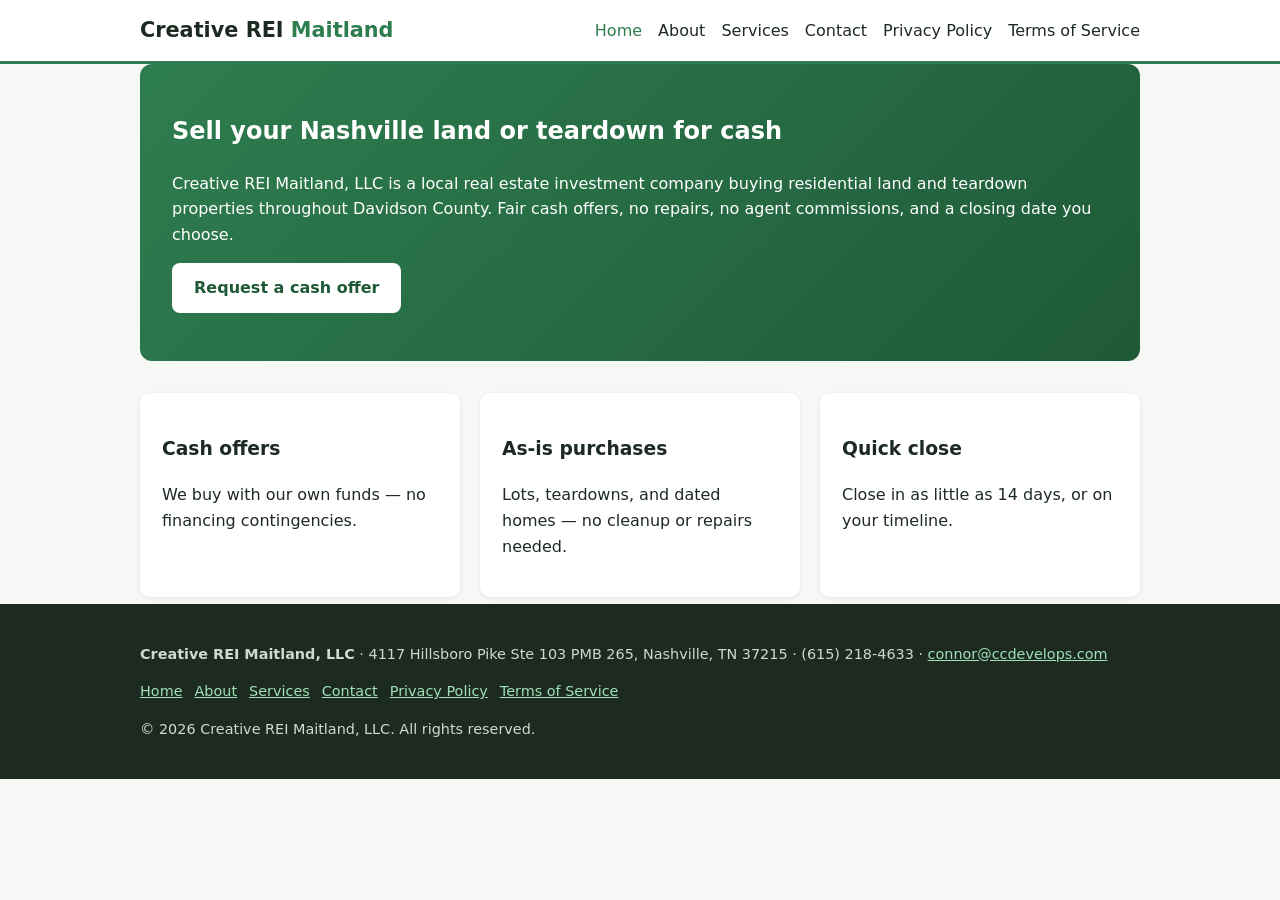
<file: index.html>
<!DOCTYPE html><html lang="en"><head><meta charset="utf-8"><meta name="viewport" content="width=device-width,initial-scale=1"><title>Home | Creative REI Maitland, LLC</title><meta name="description" content="Creative REI Maitland, LLC buys land and teardown homes for cash in Nashville and Davidson County, TN."><link rel="stylesheet" href="styles.css"></head><body>
<header><div class="wrap hdr"><a class="logo" href="index.html">Creative REI <span>Maitland</span></a><nav><a href="index.html" class="active">Home</a><a href="about.html">About</a><a href="services.html">Services</a><a href="contact.html">Contact</a><a href="privacy.html">Privacy Policy</a><a href="terms.html">Terms of Service</a></nav></div></header>
<main class="wrap"><section class="hero"><h1>Sell your Nashville land or teardown for cash</h1><p>Creative REI Maitland, LLC is a local real estate investment company buying residential land and teardown properties throughout Davidson County. Fair cash offers, no repairs, no agent commissions, and a closing date you choose.</p><a class="btn" href="contact.html">Request a cash offer</a></section>
<section class="grid"><div class="card"><h3>Cash offers</h3><p>We buy with our own funds — no financing contingencies.</p></div><div class="card"><h3>As-is purchases</h3><p>Lots, teardowns, and dated homes — no cleanup or repairs needed.</p></div><div class="card"><h3>Quick close</h3><p>Close in as little as 14 days, or on your timeline.</p></div></section></main>
<footer><div class="wrap"><p><strong>Creative REI Maitland, LLC</strong> &middot; 4117 Hillsboro Pike Ste 103 PMB 265, Nashville, TN 37215 &middot; (615) 218-4633 &middot; <a href="mailto:connor@ccdevelops.com">connor@ccdevelops.com</a></p><p><a href="index.html">Home</a><a href="about.html">About</a><a href="services.html">Services</a><a href="contact.html">Contact</a><a href="privacy.html">Privacy Policy</a><a href="terms.html">Terms of Service</a></p><p>&copy; 2026 Creative REI Maitland, LLC. All rights reserved.</p></div></footer></body></html>
</file>
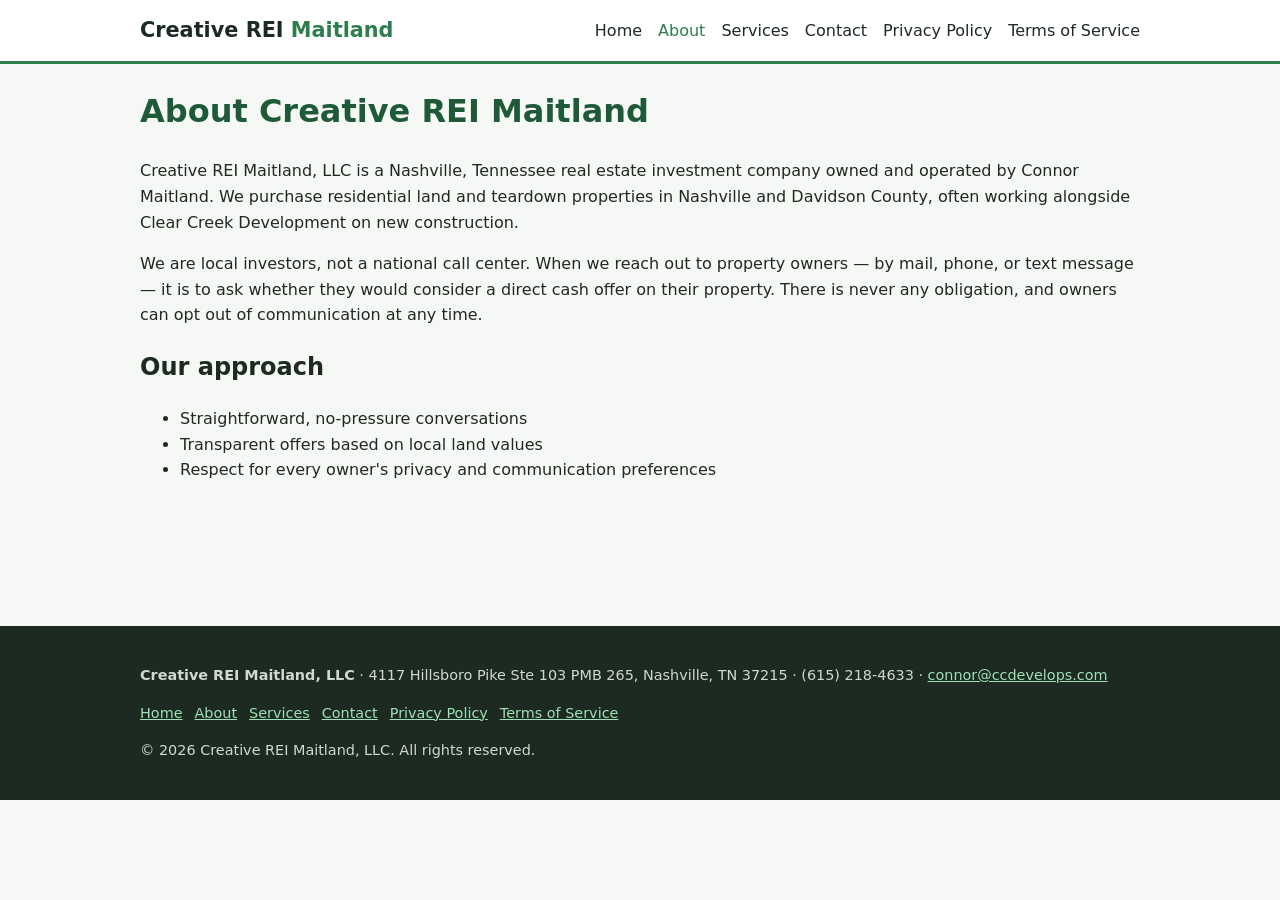
<file: about.html>
<!DOCTYPE html><html lang="en"><head><meta charset="utf-8"><meta name="viewport" content="width=device-width,initial-scale=1"><title>About | Creative REI Maitland, LLC</title><meta name="description" content="Creative REI Maitland, LLC buys land and teardown homes for cash in Nashville and Davidson County, TN."><link rel="stylesheet" href="styles.css"></head><body>
<header><div class="wrap hdr"><a class="logo" href="index.html">Creative REI <span>Maitland</span></a><nav><a href="index.html">Home</a><a href="about.html" class="active">About</a><a href="services.html">Services</a><a href="contact.html">Contact</a><a href="privacy.html">Privacy Policy</a><a href="terms.html">Terms of Service</a></nav></div></header>
<main class="wrap"><h1>About Creative REI Maitland</h1><p>Creative REI Maitland, LLC is a Nashville, Tennessee real estate investment company owned and operated by Connor Maitland. We purchase residential land and teardown properties in Nashville and Davidson County, often working alongside Clear Creek Development on new construction.</p><p>We are local investors, not a national call center. When we reach out to property owners — by mail, phone, or text message — it is to ask whether they would consider a direct cash offer on their property. There is never any obligation, and owners can opt out of communication at any time.</p><h2>Our approach</h2><ul><li>Straightforward, no-pressure conversations</li><li>Transparent offers based on local land values</li><li>Respect for every owner's privacy and communication preferences</li></ul></main>
<footer><div class="wrap"><p><strong>Creative REI Maitland, LLC</strong> &middot; 4117 Hillsboro Pike Ste 103 PMB 265, Nashville, TN 37215 &middot; (615) 218-4633 &middot; <a href="mailto:connor@ccdevelops.com">connor@ccdevelops.com</a></p><p><a href="index.html">Home</a><a href="about.html">About</a><a href="services.html">Services</a><a href="contact.html">Contact</a><a href="privacy.html">Privacy Policy</a><a href="terms.html">Terms of Service</a></p><p>&copy; 2026 Creative REI Maitland, LLC. All rights reserved.</p></div></footer></body></html>
</file>
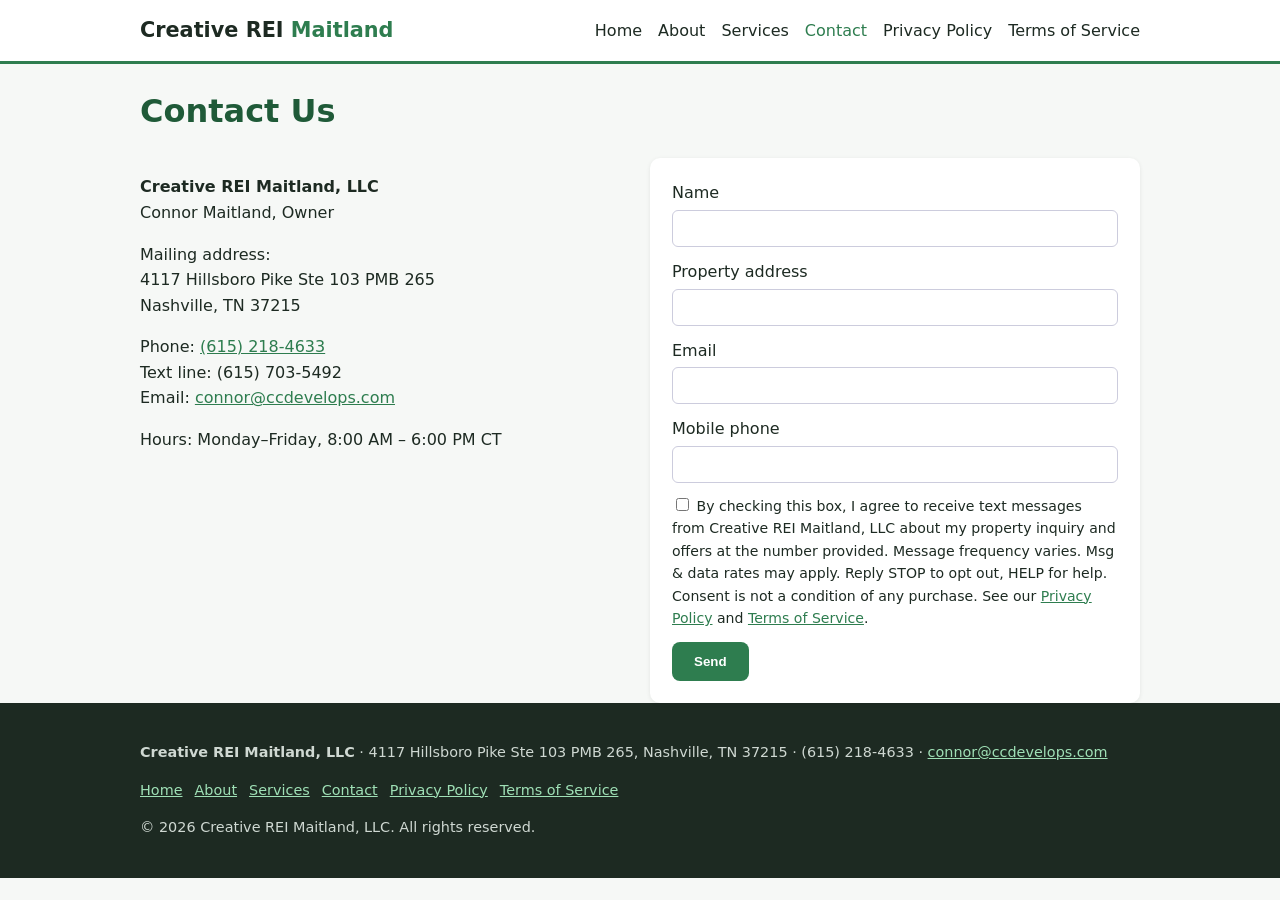
<file: contact.html>
<!DOCTYPE html><html lang="en"><head><meta charset="utf-8"><meta name="viewport" content="width=device-width,initial-scale=1"><title>Contact | Creative REI Maitland, LLC</title><meta name="description" content="Creative REI Maitland, LLC buys land and teardown homes for cash in Nashville and Davidson County, TN."><link rel="stylesheet" href="styles.css"></head><body>
<header><div class="wrap hdr"><a class="logo" href="index.html">Creative REI <span>Maitland</span></a><nav><a href="index.html">Home</a><a href="about.html">About</a><a href="services.html">Services</a><a href="contact.html" class="active">Contact</a><a href="privacy.html">Privacy Policy</a><a href="terms.html">Terms of Service</a></nav></div></header>
<main class="wrap"><h1>Contact Us</h1><div class="grid two"><div><p><strong>Creative REI Maitland, LLC</strong><br>Connor Maitland, Owner</p><p>Mailing address:<br>4117 Hillsboro Pike Ste 103 PMB 265<br>Nashville, TN 37215</p><p>Phone: <a href="tel:+16152184633">(615) 218-4633</a><br>Text line: (615) 703-5492<br>Email: <a href="mailto:connor@ccdevelops.com">connor@ccdevelops.com</a></p><p>Hours: Monday–Friday, 8:00 AM – 6:00 PM CT</p></div>
<form class="card" action="mailto:connor@ccdevelops.com" method="post" enctype="text/plain"><label>Name<input name="name" required></label><label>Property address<input name="property"></label><label>Email<input type="email" name="email"></label><label>Mobile phone<input type="tel" name="phone"></label>
<label class="check"><input type="checkbox" name="sms_consent" value="yes"> By checking this box, I agree to receive text messages from Creative REI Maitland, LLC about my property inquiry and offers at the number provided. Message frequency varies. Msg &amp; data rates may apply. Reply STOP to opt out, HELP for help. Consent is not a condition of any purchase. See our <a href="privacy.html">Privacy Policy</a> and <a href="terms.html">Terms of Service</a>.</label>
<button class="btn" type="submit">Send</button></form></div></main>
<footer><div class="wrap"><p><strong>Creative REI Maitland, LLC</strong> &middot; 4117 Hillsboro Pike Ste 103 PMB 265, Nashville, TN 37215 &middot; (615) 218-4633 &middot; <a href="mailto:connor@ccdevelops.com">connor@ccdevelops.com</a></p><p><a href="index.html">Home</a><a href="about.html">About</a><a href="services.html">Services</a><a href="contact.html">Contact</a><a href="privacy.html">Privacy Policy</a><a href="terms.html">Terms of Service</a></p><p>&copy; 2026 Creative REI Maitland, LLC. All rights reserved.</p></div></footer></body></html>
</file>
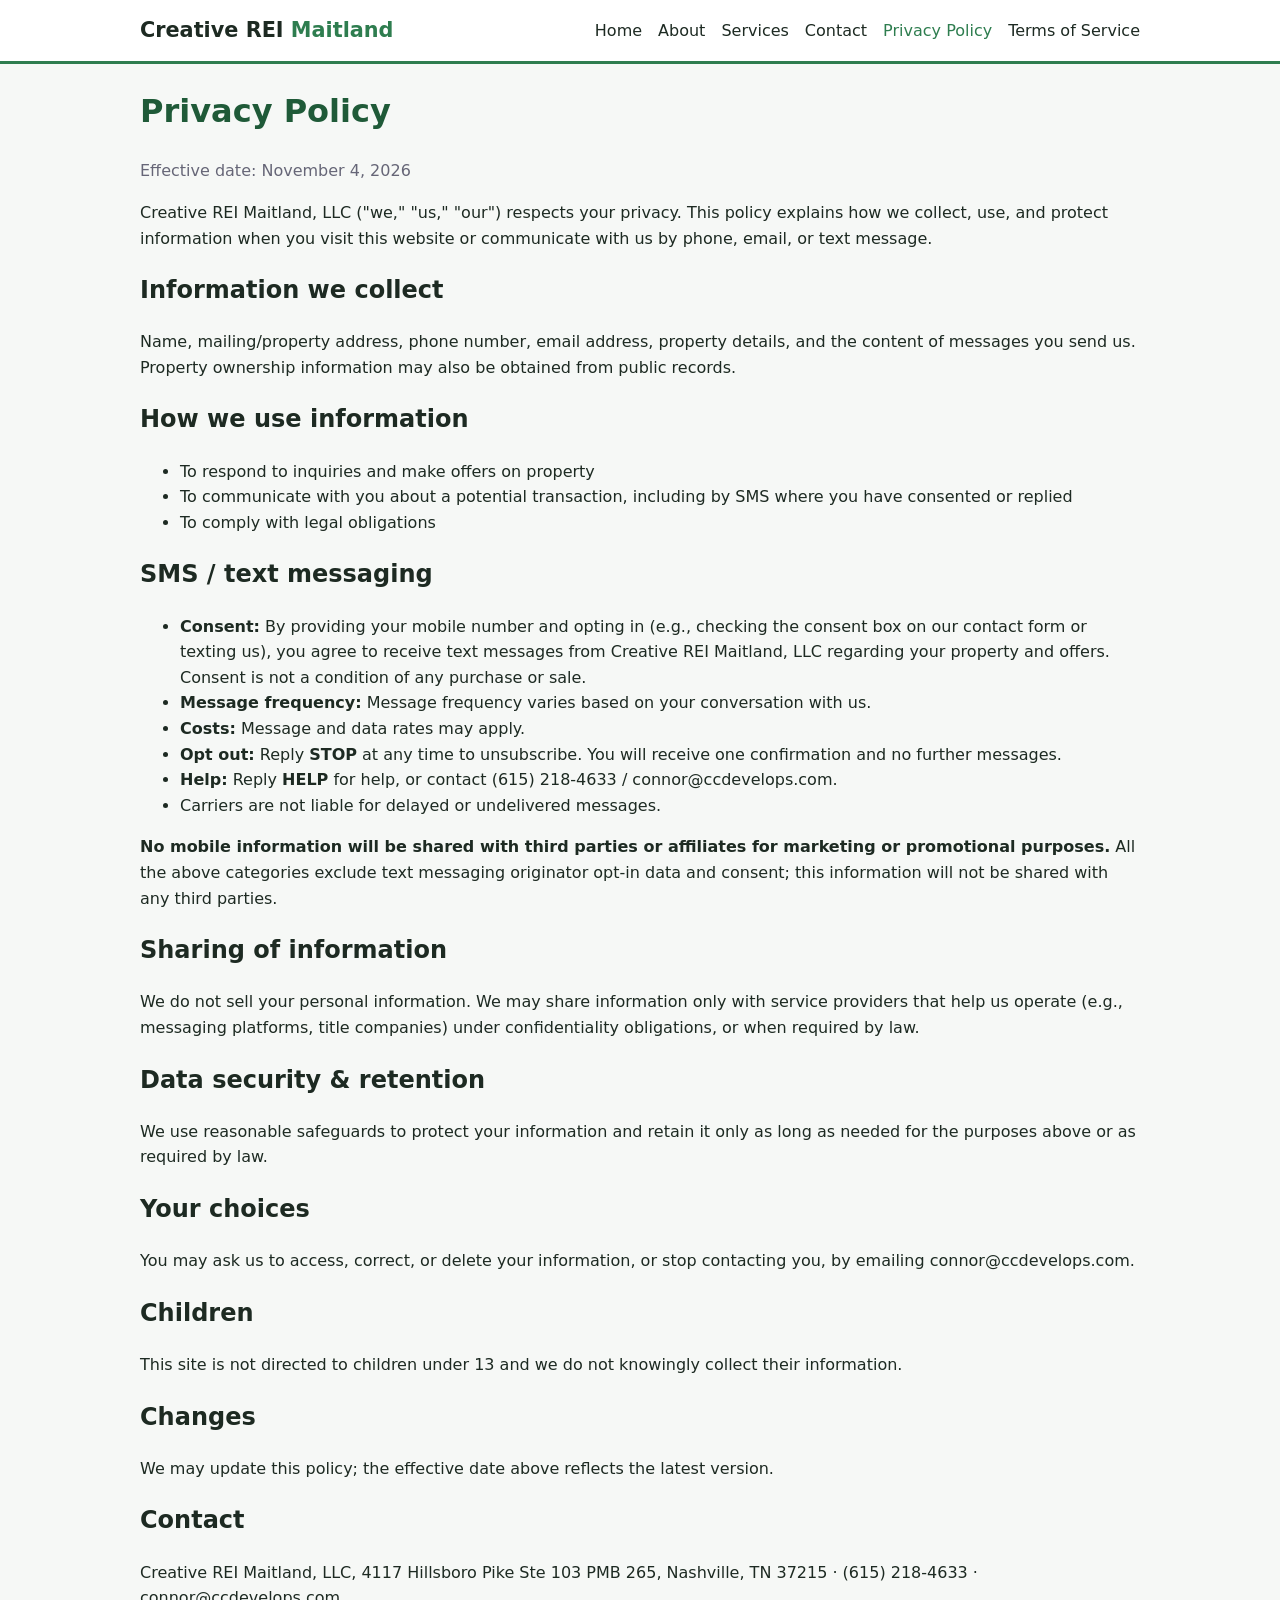
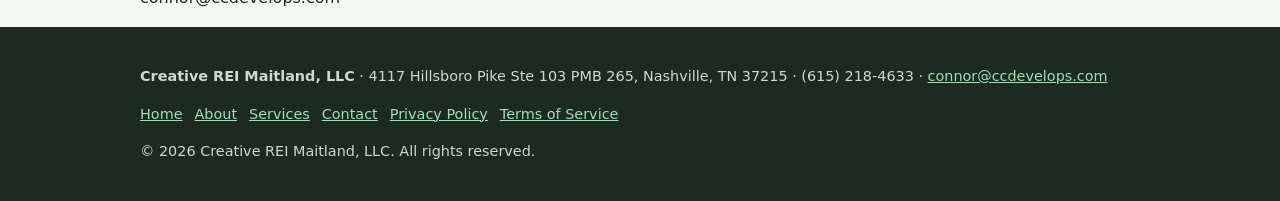
<file: privacy.html>
<!DOCTYPE html><html lang="en"><head><meta charset="utf-8"><meta name="viewport" content="width=device-width,initial-scale=1"><title>Privacy Policy | Creative REI Maitland, LLC</title><meta name="description" content="Creative REI Maitland, LLC buys land and teardown homes for cash in Nashville and Davidson County, TN."><link rel="stylesheet" href="styles.css"></head><body>
<header><div class="wrap hdr"><a class="logo" href="index.html">Creative REI <span>Maitland</span></a><nav><a href="index.html">Home</a><a href="about.html">About</a><a href="services.html">Services</a><a href="contact.html">Contact</a><a href="privacy.html" class="active">Privacy Policy</a><a href="terms.html">Terms of Service</a></nav></div></header>
<main class="wrap"><h1>Privacy Policy</h1><p class="muted">Effective date: November 4, 2026</p><p>Creative REI Maitland, LLC ("we," "us," "our") respects your privacy. This policy explains how we collect, use, and protect information when you visit this website or communicate with us by phone, email, or text message.</p>
<h2>Information we collect</h2><p>Name, mailing/property address, phone number, email address, property details, and the content of messages you send us. Property ownership information may also be obtained from public records.</p>
<h2>How we use information</h2><ul><li>To respond to inquiries and make offers on property</li><li>To communicate with you about a potential transaction, including by SMS where you have consented or replied</li><li>To comply with legal obligations</li></ul>
<h2>SMS / text messaging</h2><ul><li><strong>Consent:</strong> By providing your mobile number and opting in (e.g., checking the consent box on our contact form or texting us), you agree to receive text messages from Creative REI Maitland, LLC regarding your property and offers. Consent is not a condition of any purchase or sale.</li><li><strong>Message frequency:</strong> Message frequency varies based on your conversation with us.</li><li><strong>Costs:</strong> Message and data rates may apply.</li><li><strong>Opt out:</strong> Reply <strong>STOP</strong> at any time to unsubscribe. You will receive one confirmation and no further messages.</li><li><strong>Help:</strong> Reply <strong>HELP</strong> for help, or contact (615) 218-4633 / connor@ccdevelops.com.</li><li>Carriers are not liable for delayed or undelivered messages.</li></ul>
<p><strong>No mobile information will be shared with third parties or affiliates for marketing or promotional purposes.</strong> All the above categories exclude text messaging originator opt-in data and consent; this information will not be shared with any third parties.</p>
<h2>Sharing of information</h2><p>We do not sell your personal information. We may share information only with service providers that help us operate (e.g., messaging platforms, title companies) under confidentiality obligations, or when required by law.</p>
<h2>Data security &amp; retention</h2><p>We use reasonable safeguards to protect your information and retain it only as long as needed for the purposes above or as required by law.</p>
<h2>Your choices</h2><p>You may ask us to access, correct, or delete your information, or stop contacting you, by emailing connor@ccdevelops.com.</p>
<h2>Children</h2><p>This site is not directed to children under 13 and we do not knowingly collect their information.</p>
<h2>Changes</h2><p>We may update this policy; the effective date above reflects the latest version.</p>
<h2>Contact</h2><p>Creative REI Maitland, LLC, 4117 Hillsboro Pike Ste 103 PMB 265, Nashville, TN 37215 · (615) 218-4633 · connor@ccdevelops.com</p></main>
<footer><div class="wrap"><p><strong>Creative REI Maitland, LLC</strong> &middot; 4117 Hillsboro Pike Ste 103 PMB 265, Nashville, TN 37215 &middot; (615) 218-4633 &middot; <a href="mailto:connor@ccdevelops.com">connor@ccdevelops.com</a></p><p><a href="index.html">Home</a><a href="about.html">About</a><a href="services.html">Services</a><a href="contact.html">Contact</a><a href="privacy.html">Privacy Policy</a><a href="terms.html">Terms of Service</a></p><p>&copy; 2026 Creative REI Maitland, LLC. All rights reserved.</p></div></footer></body></html>
</file>
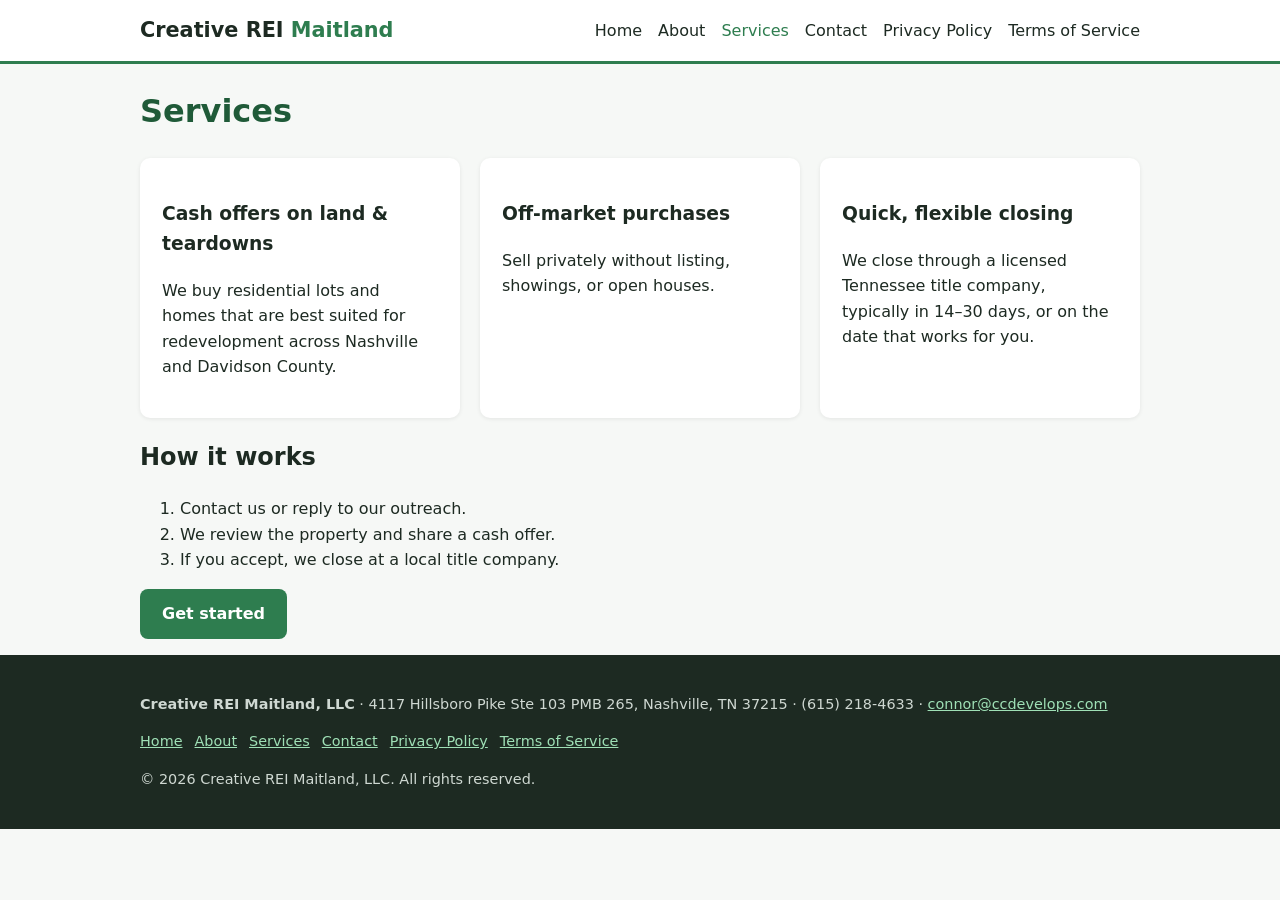
<file: services.html>
<!DOCTYPE html><html lang="en"><head><meta charset="utf-8"><meta name="viewport" content="width=device-width,initial-scale=1"><title>Services | Creative REI Maitland, LLC</title><meta name="description" content="Creative REI Maitland, LLC buys land and teardown homes for cash in Nashville and Davidson County, TN."><link rel="stylesheet" href="styles.css"></head><body>
<header><div class="wrap hdr"><a class="logo" href="index.html">Creative REI <span>Maitland</span></a><nav><a href="index.html">Home</a><a href="about.html">About</a><a href="services.html" class="active">Services</a><a href="contact.html">Contact</a><a href="privacy.html">Privacy Policy</a><a href="terms.html">Terms of Service</a></nav></div></header>
<main class="wrap"><h1>Services</h1><div class="grid"><div class="card"><h3>Cash offers on land &amp; teardowns</h3><p>We buy residential lots and homes that are best suited for redevelopment across Nashville and Davidson County.</p></div><div class="card"><h3>Off-market purchases</h3><p>Sell privately without listing, showings, or open houses.</p></div><div class="card"><h3>Quick, flexible closing</h3><p>We close through a licensed Tennessee title company, typically in 14–30 days, or on the date that works for you.</p></div></div><h2>How it works</h2><ol><li>Contact us or reply to our outreach.</li><li>We review the property and share a cash offer.</li><li>If you accept, we close at a local title company.</li></ol><p><a class="btn" href="contact.html">Get started</a></p></main>
<footer><div class="wrap"><p><strong>Creative REI Maitland, LLC</strong> &middot; 4117 Hillsboro Pike Ste 103 PMB 265, Nashville, TN 37215 &middot; (615) 218-4633 &middot; <a href="mailto:connor@ccdevelops.com">connor@ccdevelops.com</a></p><p><a href="index.html">Home</a><a href="about.html">About</a><a href="services.html">Services</a><a href="contact.html">Contact</a><a href="privacy.html">Privacy Policy</a><a href="terms.html">Terms of Service</a></p><p>&copy; 2026 Creative REI Maitland, LLC. All rights reserved.</p></div></footer></body></html>
</file>
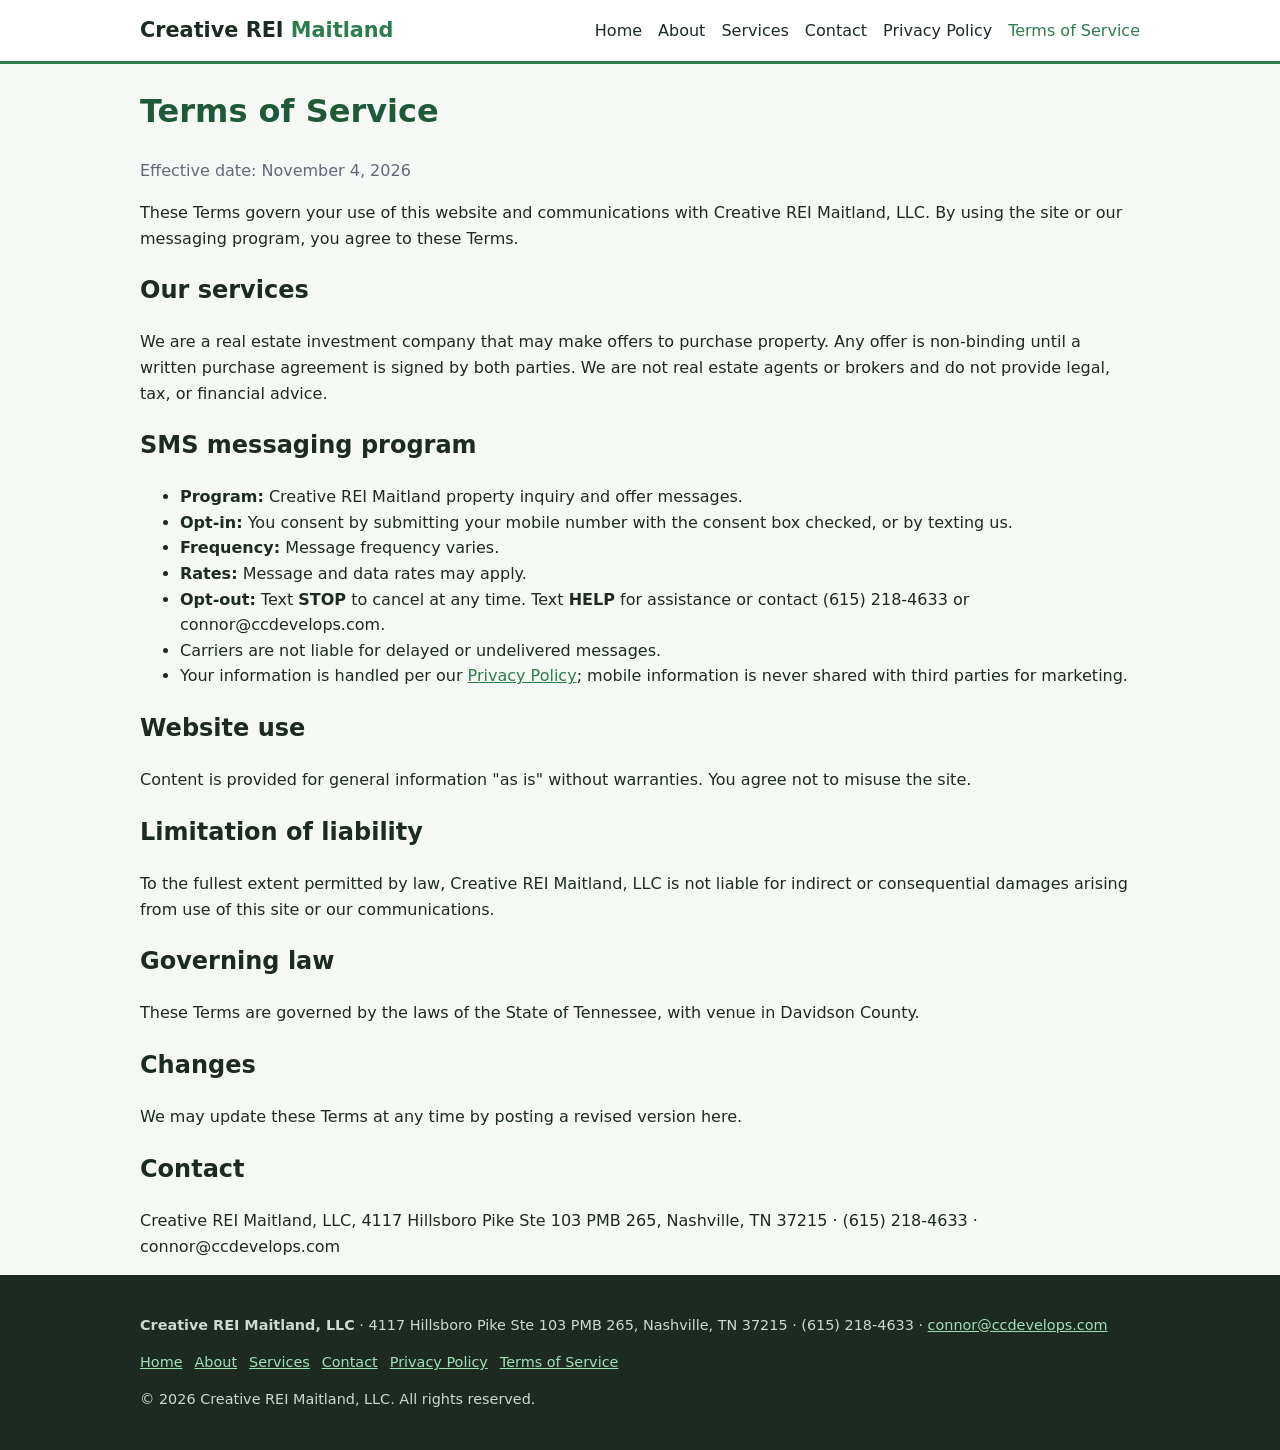
<file: terms.html>
<!DOCTYPE html><html lang="en"><head><meta charset="utf-8"><meta name="viewport" content="width=device-width,initial-scale=1"><title>Terms of Service | Creative REI Maitland, LLC</title><meta name="description" content="Creative REI Maitland, LLC buys land and teardown homes for cash in Nashville and Davidson County, TN."><link rel="stylesheet" href="styles.css"></head><body>
<header><div class="wrap hdr"><a class="logo" href="index.html">Creative REI <span>Maitland</span></a><nav><a href="index.html">Home</a><a href="about.html">About</a><a href="services.html">Services</a><a href="contact.html">Contact</a><a href="privacy.html">Privacy Policy</a><a href="terms.html" class="active">Terms of Service</a></nav></div></header>
<main class="wrap"><h1>Terms of Service</h1><p class="muted">Effective date: November 4, 2026</p><p>These Terms govern your use of this website and communications with Creative REI Maitland, LLC. By using the site or our messaging program, you agree to these Terms.</p>
<h2>Our services</h2><p>We are a real estate investment company that may make offers to purchase property. Any offer is non-binding until a written purchase agreement is signed by both parties. We are not real estate agents or brokers and do not provide legal, tax, or financial advice.</p>
<h2>SMS messaging program</h2><ul><li><strong>Program:</strong> Creative REI Maitland property inquiry and offer messages.</li><li><strong>Opt-in:</strong> You consent by submitting your mobile number with the consent box checked, or by texting us.</li><li><strong>Frequency:</strong> Message frequency varies.</li><li><strong>Rates:</strong> Message and data rates may apply.</li><li><strong>Opt-out:</strong> Text <strong>STOP</strong> to cancel at any time. Text <strong>HELP</strong> for assistance or contact (615) 218-4633 or connor@ccdevelops.com.</li><li>Carriers are not liable for delayed or undelivered messages.</li><li>Your information is handled per our <a href="privacy.html">Privacy Policy</a>; mobile information is never shared with third parties for marketing.</li></ul>
<h2>Website use</h2><p>Content is provided for general information "as is" without warranties. You agree not to misuse the site.</p>
<h2>Limitation of liability</h2><p>To the fullest extent permitted by law, Creative REI Maitland, LLC is not liable for indirect or consequential damages arising from use of this site or our communications.</p>
<h2>Governing law</h2><p>These Terms are governed by the laws of the State of Tennessee, with venue in Davidson County.</p>
<h2>Changes</h2><p>We may update these Terms at any time by posting a revised version here.</p>
<h2>Contact</h2><p>Creative REI Maitland, LLC, 4117 Hillsboro Pike Ste 103 PMB 265, Nashville, TN 37215 · (615) 218-4633 · connor@ccdevelops.com</p></main>
<footer><div class="wrap"><p><strong>Creative REI Maitland, LLC</strong> &middot; 4117 Hillsboro Pike Ste 103 PMB 265, Nashville, TN 37215 &middot; (615) 218-4633 &middot; <a href="mailto:connor@ccdevelops.com">connor@ccdevelops.com</a></p><p><a href="index.html">Home</a><a href="about.html">About</a><a href="services.html">Services</a><a href="contact.html">Contact</a><a href="privacy.html">Privacy Policy</a><a href="terms.html">Terms of Service</a></p><p>&copy; 2026 Creative REI Maitland, LLC. All rights reserved.</p></div></footer></body></html>
</file>
<file: styles.css>
:root{--g:#2e7d4f;--gd:#1f5a38;--t:#1d2a22;--bg:#f6f8f6}
*{box-sizing:border-box}body{margin:0;font-family:system-ui,-apple-system,Segoe UI,Roboto,sans-serif;color:var(--t);background:var(--bg);line-height:1.6}
.wrap{max-width:1040px;margin:0 auto;padding:0 20px}a{color:var(--g)}
header{background:#fff;border-bottom:3px solid var(--g)}.hdr{display:flex;flex-wrap:wrap;justify-content:space-between;align-items:center;padding:14px 20px}
.logo{font-weight:800;font-size:1.3rem;text-decoration:none;color:var(--t)}.logo span{color:var(--g)}
nav a{margin-left:16px;text-decoration:none;color:var(--t);font-weight:500}nav a.active,nav a:hover{color:var(--g)}
main{padding:40px 20px 60px;min-height:60vh}h1{color:var(--gd)}
.hero{background:linear-gradient(135deg,var(--g),var(--gd));color:#fff;padding:48px 32px;border-radius:12px;margin-bottom:32px}.hero h1{color:#fff;margin-top:0}
.btn{display:inline-block;background:var(--g);color:#fff;padding:12px 22px;border-radius:8px;text-decoration:none;border:0;font-weight:600;cursor:pointer}.hero .btn{background:#fff;color:var(--gd)}
.grid{display:grid;grid-template-columns:repeat(auto-fit,minmax(240px,1fr));gap:20px}.card{background:#fff;padding:22px;border-radius:10px;box-shadow:0 1px 4px rgba(0,0,0,.08)}
form label{display:block;margin-bottom:12px;font-weight:500}form input:not([type=checkbox]){width:100%;padding:10px;border:1px solid #ccd;border-radius:6px;margin-top:4px}
.check{font-weight:400;font-size:.88rem}.muted{color:#667}
footer{background:var(--t);color:#cfd8d2;padding:24px 0;font-size:.9rem}footer a{color:#9fe0b6;margin-right:12px}
@media(max-width:640px){nav a{margin:0 12px 0 0}.hdr{gap:8px}.hero{padding:32px 20px}}
</file>
